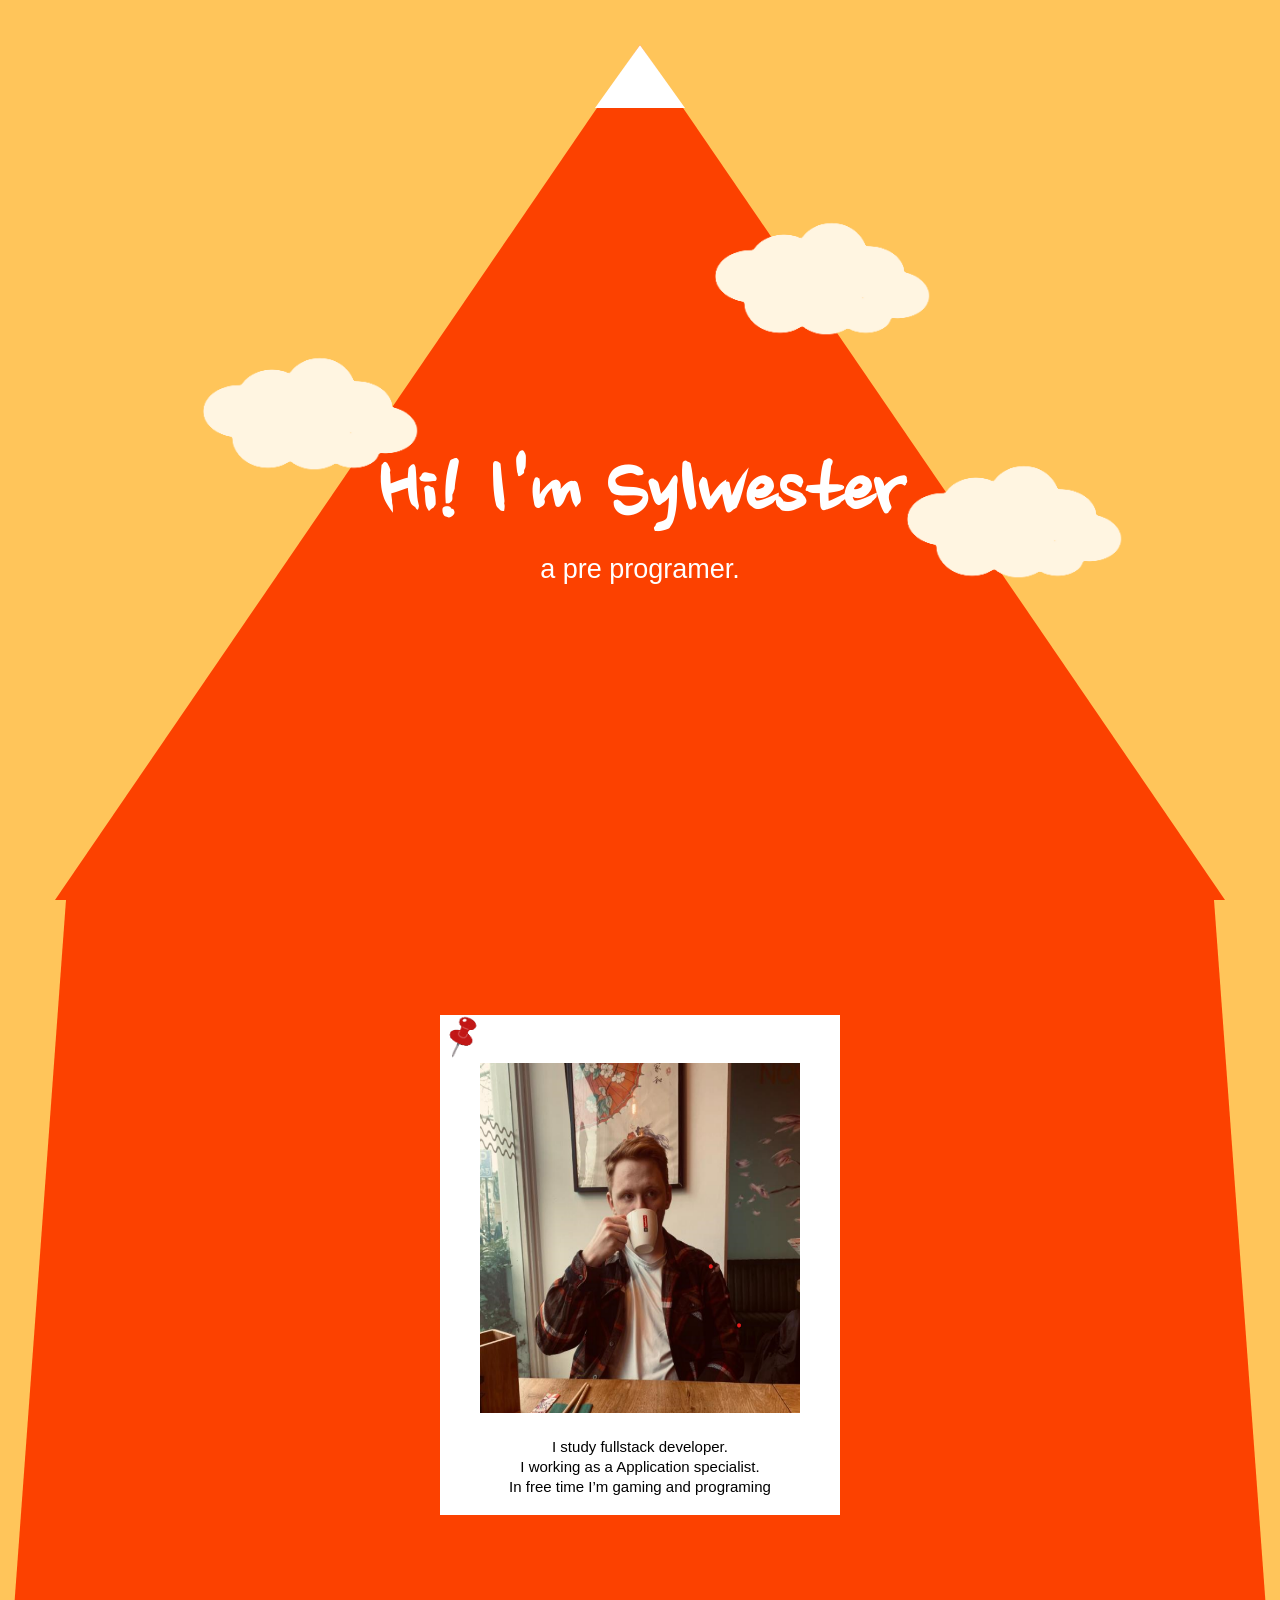
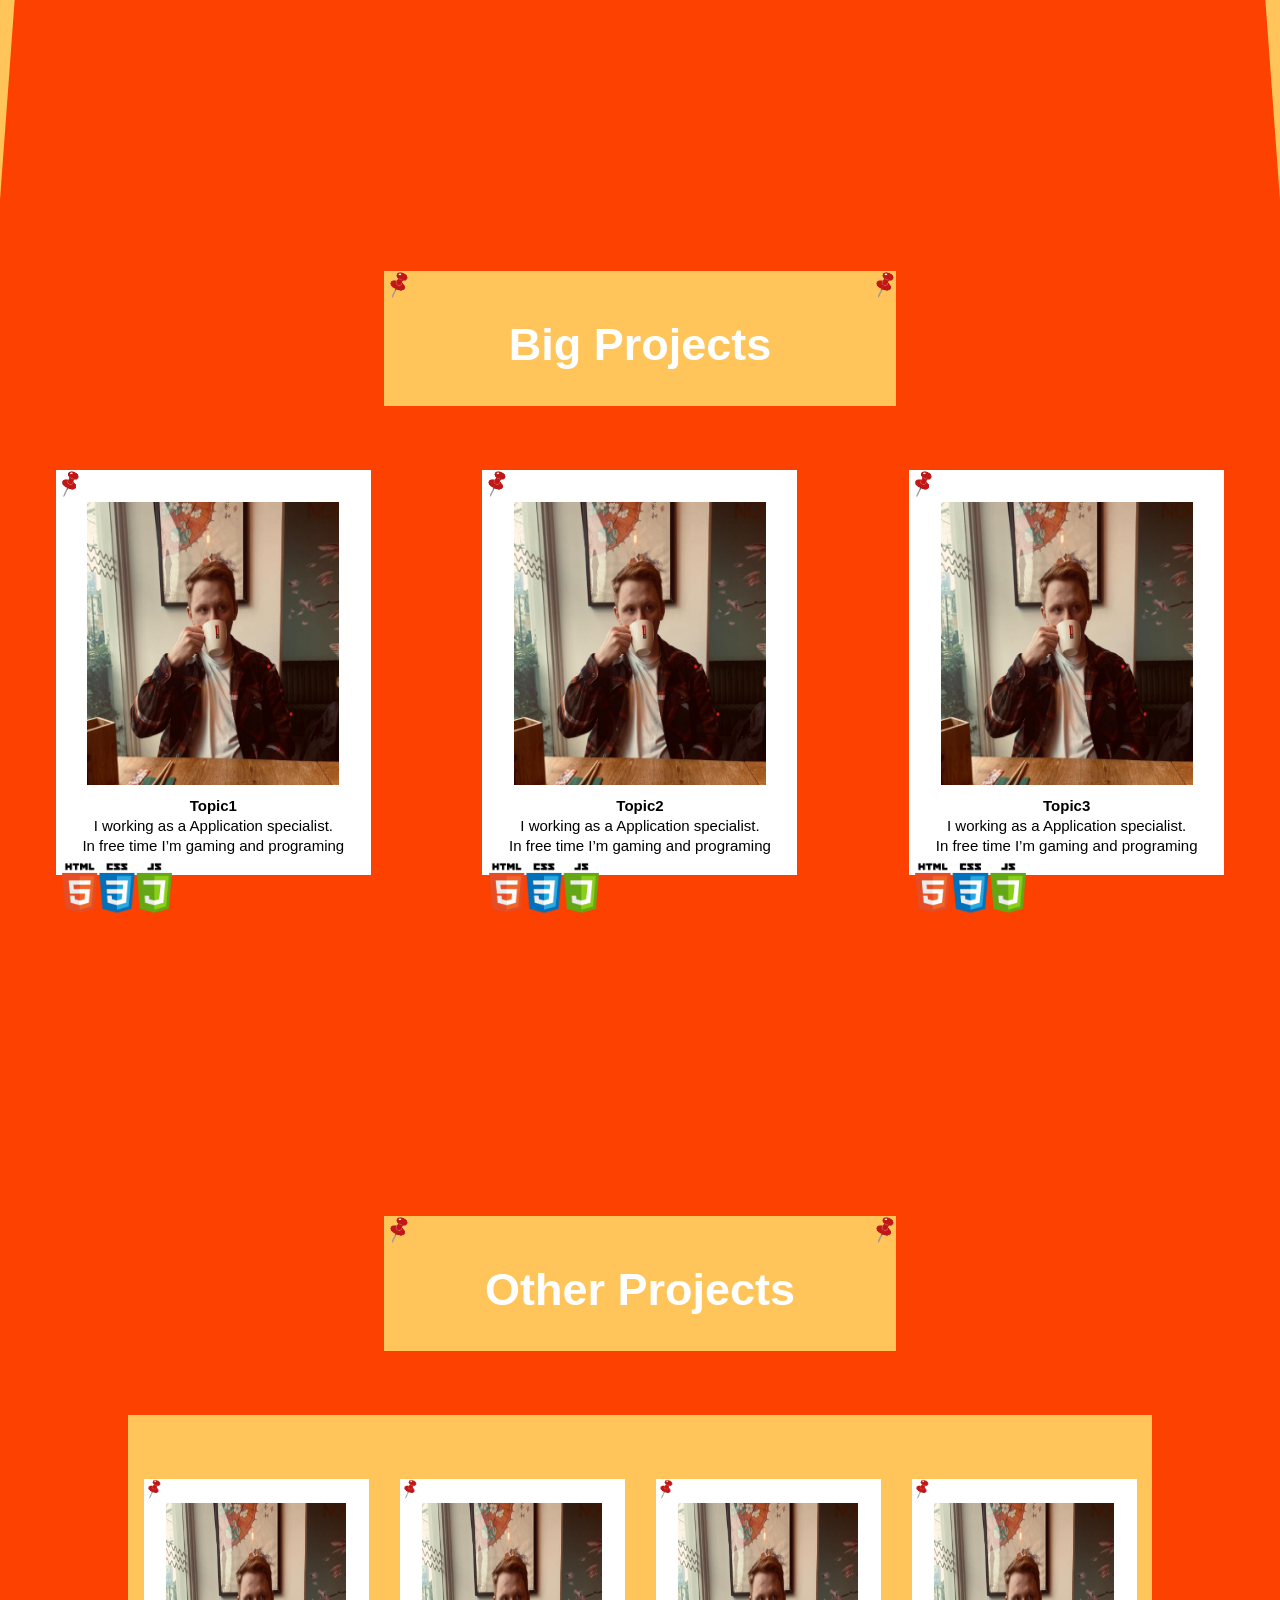
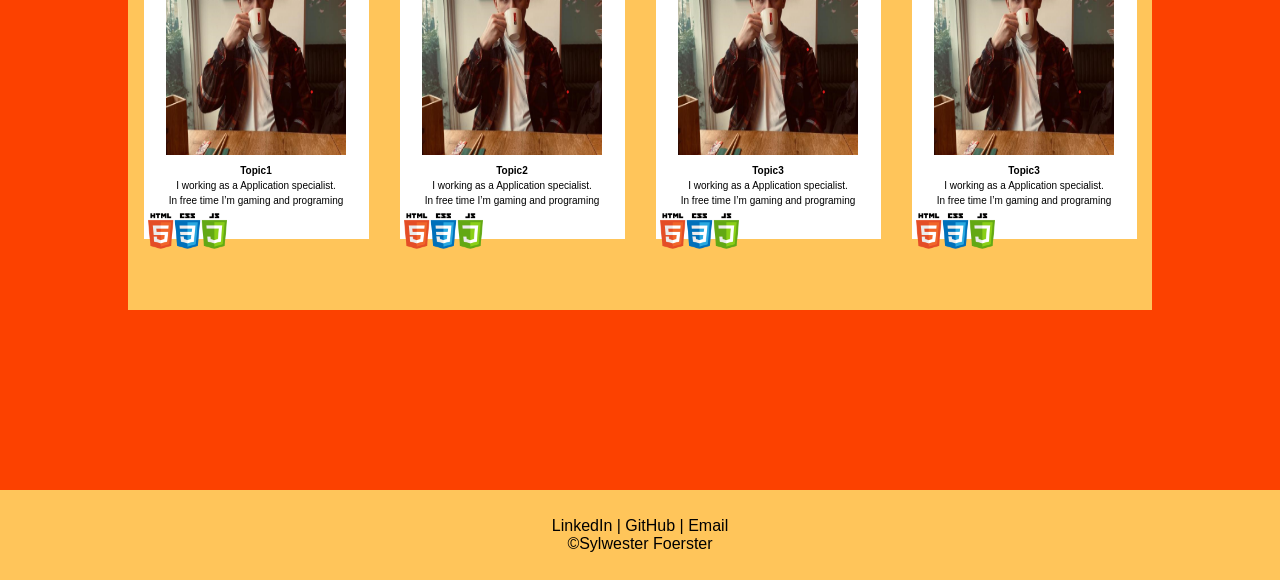
<file: index.html>
<!DOCTYPE html>
<html lang="en">
<head>
    <meta charset="UTF-8">
    <meta name="viewport" content="width=device-width, initial-scale=1.0">
    <link rel="stylesheet" href="./style.css">
    <link rel="preconnect" href="https://fonts.googleapis.com">
    <link rel="preconnect" href="https://fonts.gstatic.com" crossorigin>
    <link href="https://fonts.googleapis.com/css2?family=Marck+Script&family=Nanum+Brush+Script&display=swap" rel="stylesheet">
    <title>Sylwester Foerster</title>
</head>
<body>
    <!-- Top Container -->
    <div class="top-container">
        <div class="cloud-container">
            <div class="cloud" id="cloud1"><img src="Image/cloud.png" alt="Cloud 1"></div>
            <div class="cloud" id="cloud2"><img src="Image/cloud.png" alt="Cloud 2"></div>
            <div class="cloud" id="cloud3"><img src="Image/cloud.png" alt="Cloud 3"></div>
        </div>
        <div class="top-triangle">
            <div class="snow-container"></div>
            <div class="Header-Text">
                <h1>Hi! I'm Sylwester</h1>
                <h2 class="H2-Header">a pre programer.</h2>
            </div>
        </div>
    </div>

    <!-- Section About me -->
        <div class="About-container">
            <div class="Trapezoid">
                <div class="border-picture">
                    <img class="Pin" src="Image/pin.png" alt="Pin1">
                    <img class="Image-cartridge" src="Image/Me.png" alt="Me Picture">
                    <p>I study fullstack developer. <br>
                        I working as a Application specialist.<br>
                        In free time I’m gaming and programing</p>
                </div>
            </div>
        </div>

    <!-- Section Big projects -->
        <div class="Big-container">
            <div class="Title-container">
                <div class="div-pin">
                    <img class="Pin" src="Image/pin.png" alt="Pin2">
                    <img class="Pin" src="Image/pin.png" alt="Pin3">
                </div>
                <div class="Title">
                    <p>Big Projects</p>
                </div>
            </div>
            <div class="Grid-projects">
                    <div class="border-bigprojects">
                        <img class="Pin" src="Image/pin.png" alt="Pin1">
                        <img class="Image-projects" src="Image/Me.png" alt="Me Picture">
                        <p><b>Topic1</b> <br>
                            I working as a Application specialist.<br>
                            In free time I’m gaming and programing</p>
                        <img class="Badge" src="Image/htmlcssjs.png" alt="htmlcssjs">
                    </div>

                    <div class="border-bigprojects">
                        <img class="Pin" src="Image/pin.png" alt="Pin1">
                        <img class="Image-projects" src="Image/Me.png" alt="Me Picture">
                        <p><b>Topic2</b> <br>
                            I working as a Application specialist.<br>
                            In free time I’m gaming and programing</p>
                        <img class="Badge" src="Image/htmlcssjs.png" alt="htmlcssjs">
                    </div>

                    <div class="border-bigprojects">
                        <img class="Pin" src="Image/pin.png" alt="Pin1">
                        <img class="Image-projects" src="Image/Me.png" alt="Me Picture">
                        <p><b>Topic3</b> <br>
                            I working as a Application specialist.<br>
                            In free time I’m gaming and programing</p>
                        <img class="Badge" src="Image/htmlcssjs.png" alt="htmlcssjs">
                    </div>

            </div>
        </div>

    <!-- Section other projects -->
    <div class="Other-container">
        <div class="Title-container">
            <div class="div-pin">
                <img class="Pin" src="Image/pin.png" alt="Pin2">
                <img class="Pin" src="Image/pin.png" alt="Pin3">
            </div>
            <div class="Title">
                <p>Other Projects</p>
            </div>
        </div>
        <div class="Grid-other-projects">
                <div class="border-otherprojects">
                    <img class="Pin" src="Image/pin.png" alt="Pin1">
                    <img class="Image-projects" src="Image/Me.png" alt="Me Picture">
                    <p><b>Topic1</b> <br>
                        I working as a Application specialist.<br>
                        In free time I’m gaming and programing</p>
                    <img class="Badge" src="Image/htmlcssjs.png" alt="htmlcssjs">
                </div>

                <div class="border-otherprojects">
                    <img class="Pin" src="Image/pin.png" alt="Pin1">
                    <img class="Image-projects" src="Image/Me.png" alt="Me Picture">
                    <p><b>Topic2</b> <br>
                        I working as a Application specialist.<br>
                        In free time I’m gaming and programing</p>
                    <img class="Badge" src="Image/htmlcssjs.png" alt="htmlcssjs">
                </div>

                <div class="border-otherprojects">
                    <img class="Pin" src="Image/pin.png" alt="Pin1">
                    <img class="Image-projects" src="Image/Me.png" alt="Me Picture">
                    <p><b>Topic3</b> <br>
                        I working as a Application specialist.<br>
                        In free time I’m gaming and programing</p>
                    <img class="Badge" src="Image/htmlcssjs.png" alt="htmlcssjs">
                </div>

                <div class="border-otherprojects">
                    <img class="Pin" src="Image/pin.png" alt="Pin1">
                    <img class="Image-projects" src="Image/Me.png" alt="Me Picture">
                    <p><b>Topic3</b> <br>
                        I working as a Application specialist.<br>
                        In free time I’m gaming and programing</p>
                    <img class="Badge" src="Image/htmlcssjs.png" alt="htmlcssjs">
                </div>
        </div>
    </div>

    <!-- Section footer -->
        <div class="container-footer">
            <footer>
                <ul>
                    <li><a href="https://www.linkedin.com/in/sylwester-foerster-6a6091225/">LinkedIn |</a></li>
                    <li><a href="https://github.com/For3stu">GitHub |</a></li>
                    <li><a href="sylwesterfoerster@gmail.com">Email</a></li>
                </ul>
                <p>©Sylwester Foerster</p>
            </footer>
        </div>
</body>
</html>
</file>
<file: style.css>
* {
    padding: 0;
    margin: 0;
}

body {
    background-color: #FFC55A;
    font-family: Arial, Helvetica, sans-serif;
}

/* Top Container */

.top-container {
    height: 100vh;
    display: flex;
    justify-content: center;
    align-items: center;
}

.top-triangle{
	border-left: 65vh solid transparent;
	border-right: 65vh solid transparent;
	border-bottom: 95vh solid #FC4100;
    padding-top: 5vh;
}

.snow-container{
    position: absolute;
	border-left: 5vh solid transparent;
	border-right: 5vh solid transparent;
	border-bottom: 7vh solid white;
    left: 50%;
    transform: translateX(-50%);
}

.cloud-container {
    position: absolute;
    width: 100%;
    height: 20%;
    display: flex;
    justify-content: space-between;
}

.cloud {
    position: absolute;
    width: 20%;
}

#cloud1 {
    left: 15%;
    bottom: 15%;
}

#cloud2 {
    right: 25%;
    bottom: 90%;
}

#cloud3 {
    right: 10%;
    top: 40%;
}

.cloud img {
    width: 100%;
}


.Header-Text {
    position: absolute;
    width: 50%;
    bottom: 35vh;
    left: 25vw;
    color: white;
    font-family: "Nanum Brush Script";
    font-size: 5vh;
    text-align: center;
}

.H2-Header{
    font-family: Arial, Helvetica, sans-serif;
    font-weight: lighter;
    font-size: 3vh;
}

/* Section About me */

.About-container{
    height: 100vh;
    display: flex;
}

.Trapezoid{
    border-bottom: 100vh solid #FC4100;;
    border-left: 17.45vw solid transparent;
    border-right: 17.45vw solid transparent;
    height: 0;
    width: 100%;
}

.border-picture{
    height: 500px;
    width: 400px;
    background-color: white;
    margin: 10% auto auto auto;
}

.Image-cartridge{
    height: 70%;
    width: 80%;
    margin: 0 10% 5% 10%;
}

.border-picture p{
    margin: auto;
    width: 18em;
    font-size: 15px;
    font-family: Arial, Helvetica, sans-serif;
    text-align: center;
    line-height: 20px;
}

.border-picture .Pin{
    width: 10%;
}

/* Section Big Projects */

.Big-container{
    background-color: #FC4100;
    height: 100vh;
    padding-top: 5vh;
}

.Title-container {
    display: flex;
    flex-direction: column;
    background-color: rgb(255, 197, 90);
    height: 15vh;
    width: 40vw;
    margin: 2% auto 5% auto;
}

.div-pin{
    display: flex;
    justify-content: space-between;
}

img.Pin {
    width: 5%;
}

.Title{
    height: 50%;
    margin: auto;
    font-size: 5vh;
    font-weight: bold;
    color: white;
}

.Grid-projects{
    display: grid;
    grid-template-columns: repeat(3, 1fr);
    grid-template-rows: 1fr 1fr 1fr;
}

.border-bigprojects{
    height: 60vh;
    width: 50vh;
    background-color: white;
    margin: auto;
}

.border-bigprojects .Pin{
    width: 8%;
}

.border-bigprojects p{
    margin: auto;
    width: 20em;
    font-size: 15px;
    font-family: Arial, Helvetica, sans-serif;
    text-align: center;
    line-height: 20px;
}

.Image-projects{
    height: 70%;
    width: 80%;
    margin: 0 10% 2% 10%;
}

.Badge{
    width: 35%;
    margin-left: 2%;
}

/* Section other projects */

.Other-container{
    background-color: #FC4100;
    height: 100vh;
    padding-top: 5vh;
}

.Grid-other-projects{
    display: grid;
    grid-template-columns: repeat(4, 2fr);
    grid-template-rows: 1fr 1fr 1fr 1fr;
    background-color: #FFC55A;
    margin: auto 10%;
    height: 55%;
}

.border-otherprojects{
    height: 45vh;
    width: 35vh;
    background-color: white;
    margin: 10% auto auto auto;
}

.border-otherprojects .Pin{
    width: 8%;
}

.border-otherprojects p{
    margin: auto;
    width: 20em;
    font-size: 15px;
    font-family: Arial, Helvetica, sans-serif;
    text-align: center;
    line-height: 15px;
}

/* Section Footer */

.container-footer {
    background-color:#FFC55A;
    display: flex;
    justify-content: center;
    align-items: center;
    text-align: center;
    height: 10vh;
}

li{
    display: inline;
    list-style: none;
}

a{
    text-decoration: none;
    color: black;
    font-family: Arial, Helvetica, sans-serif;
}

footer a:hover{
    color: blue;
}

/* Res 1600px  */
@media (max-width: 1600px) {
    .Trapezoid{
        border-bottom: 100vh solid #FC4100;;
        border-left: 11.8vw solid transparent;
        border-right: 11.7vw solid transparent;
        width: 100%;
    }

    .border-otherprojects{
        height: 40vh;
        width: 30vh;
        background-color: white;
        margin: 20% auto auto auto;
    }

    .border-otherprojects p{
        font-size: 14px;
    }
 
}

/* Res 1366px  */
@media (max-width: 1366px) {
    .Trapezoid{
        border-bottom: 100vh solid #FC4100;;
        border-left: 5.2vw solid transparent;
        border-right: 5.2vw solid transparent;
        width: 100%;
    }

    .border-bigprojects{
        height: 45vh;
        width: 35vh;
    }

    .border-otherprojects{
        height: 40vh;
        width: 25vh;
        background-color: white;
        margin: 25% auto auto auto;
    }

    .border-otherprojects p{
        font-size: 10px;
    }
 
}
</file>
